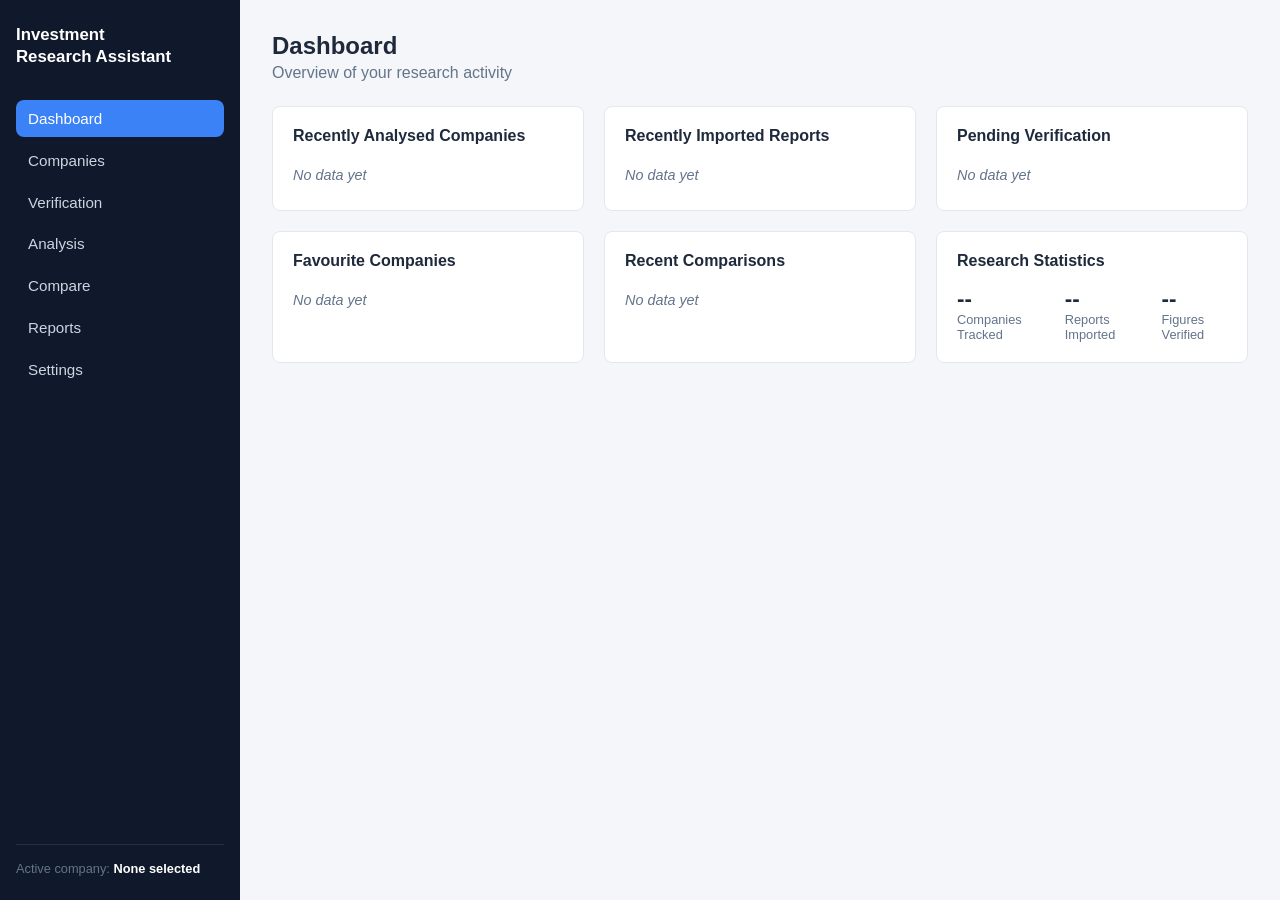
<file: index.html>
<!DOCTYPE html>
<html lang="en">
<head>
    <meta charset="UTF-8">
    <meta name="viewport" content="width=device-width, initial-scale=1.0">
    <title>Investment Research Assistant v1.0</title>
    <link rel="stylesheet" href="frontend/style.css">
</head>
<body>
    <div class="app-container">

        <!-- ============ SIDEBAR (never changes) ============ -->
        <aside class="sidebar">
            <div class="sidebar-header">
                <h1 class="sidebar-title">Investment<br>Research Assistant</h1>
            </div>
            <nav class="sidebar-nav">
                <button class="nav-item active" data-page="dashboard">Dashboard</button>
                <button class="nav-item" data-page="companies">Companies</button>
                <button class="nav-item" data-page="verification">Verification</button>
                <button class="nav-item" data-page="analysis">Analysis</button>
                <button class="nav-item" data-page="compare">Compare</button>
                <button class="nav-item" data-page="reports">Reports</button>
                <button class="nav-item" data-page="settings">Settings</button>
            </nav>
            <div class="sidebar-footer">
                <span class="active-company-label">Active company: <strong id="active-company-name">None selected</strong></span>
            </div>
        </aside>

        <!-- ============ MAIN CONTENT ============ -->
        <main class="main-content">

            <!-- ---------- DASHBOARD ---------- -->
            <section id="dashboard" class="page active">
                <header class="page-header">
                    <h2>Dashboard</h2>
                    <p class="page-subtitle">Overview of your research activity</p>
                </header>

                <div class="card-grid">
                    <div class="card">
                        <h3>Recently Analysed Companies</h3>
                        <ul class="card-list" id="dashboard-recent-companies">
                            <li class="placeholder-row">No data yet</li>
                        </ul>
                    </div>
                    <div class="card">
                        <h3>Recently Imported Reports</h3>
                        <ul class="card-list" id="dashboard-recent-reports">
                            <li class="placeholder-row">No data yet</li>
                        </ul>
                    </div>
                    <div class="card">
                        <h3>Pending Verification</h3>
                        <ul class="card-list" id="dashboard-pending-verification">
                            <li class="placeholder-row">No data yet</li>
                        </ul>
                    </div>
                    <div class="card">
                        <h3>Favourite Companies</h3>
                        <ul class="card-list" id="dashboard-favourites">
                            <li class="placeholder-row">No data yet</li>
                        </ul>
                    </div>
                    <div class="card">
                        <h3>Recent Comparisons</h3>
                        <ul class="card-list" id="dashboard-recent-comparisons">
                            <li class="placeholder-row">No data yet</li>
                        </ul>
                    </div>
                    <div class="card">
                        <h3>Research Statistics</h3>
                        <div class="stats-grid" id="dashboard-stats">
                            <div class="stat"><span class="stat-value">--</span><span class="stat-label">Companies Tracked</span></div>
                            <div class="stat"><span class="stat-value">--</span><span class="stat-label">Reports Imported</span></div>
                            <div class="stat"><span class="stat-value">--</span><span class="stat-label">Figures Verified</span></div>
                        </div>
                    </div>
                </div>
            </section>

            <!-- ---------- COMPANIES ---------- -->
            <section id="companies" class="page">
                <header class="page-header">
                    <h2>Companies</h2>
                    <p class="page-subtitle">Search, filter, and select a company to work with</p>
                </header>

                <div class="toolbar">
                    <input type="text" id="company-search-input" placeholder="Search companies...">
                    <select id="filter-industry">
                        <option value="">All Industries</option>
                    </select>
                    <select id="filter-country">
                        <option value="">All Countries</option>
                    </select>
                    <select id="filter-verified">
                        <option value="">All Statuses</option>
                        <option value="verified">Verified</option>
                        <option value="unverified">Unverified</option>
                    </select>
                </div>

                <div class="table-wrapper">
                    <table class="data-table" id="companies-table">
                        <thead>
                            <tr>
                                <th>Name</th>
                                <th>Company Number</th>
                                <th>Industry</th>
                                <th>Country</th>
                                <th>Status</th>
                                <th>Action</th>
                            </tr>
                        </thead>
                        <tbody id="companies-table-body">
                            <tr><td colspan="6" class="placeholder-row">No companies loaded yet</td></tr>
                        </tbody>
                    </table>
                </div>

                <div class="card">
                    <h3>Recently Viewed</h3>
                    <ul class="card-list" id="companies-recently-viewed">
                        <li class="placeholder-row">No data yet</li>
                    </ul>
                </div>
            </section>

            <!-- ---------- VERIFICATION ---------- -->
            <section id="verification" class="page">
                <header class="page-header">
                    <h2>Verification</h2>
                    <p class="page-subtitle">Review extracted data against the original source document</p>
                </header>

                <div class="toolbar">
                    <select id="verification-company-select">
                        <option value="">Select a company...</option>
                    </select>
                    <select id="verification-statement-filter">
                        <option value="">All Statements</option>
                        <option value="income_statement">Income Statement</option>
                        <option value="balance_sheet">Balance Sheet</option>
                        <option value="cash_flow">Cash Flow</option>
                    </select>
                </div>

                <div class="verification-layout">
                    <div class="document-panel card">
                        <h3>Source Document</h3>
                        <div class="document-viewer-placeholder" id="verification-document-viewer">
                            <p class="placeholder-row">Select a company to load its source document</p>
                        </div>
                    </div>

                    <div class="figures-panel card">
                        <h3>Extracted Figures</h3>
                        <div class="table-wrapper">
                            <table class="data-table" id="verification-table">
                                <thead>
                                    <tr>
                                        <th>Statement</th>
                                        <th>Line Item</th>
                                        <th>Year</th>
                                        <th>Extracted Value</th>
                                        <th>Corrected Value</th>
                                        <th>Status</th>
                                        <th>Actions</th>
                                    </tr>
                                </thead>
                                <tbody id="verification-table-body">
                                    <tr><td colspan="7" class="placeholder-row">No figures loaded yet</td></tr>
                                </tbody>
                            </table>
                        </div>
                        <button class="btn btn-secondary" id="add-missing-item-btn">+ Add Missing Line Item</button>
                    </div>
                </div>
            </section>

            <!-- ---------- ANALYSIS ---------- -->
            <section id="analysis" class="page">
                <header class="page-header">
                    <h2>Analysis</h2>
                    <p class="page-subtitle">Company financial analysis</p>
                </header>

                <div class="accordion" id="analysis-accordion">
                    <div class="accordion-item">
                        <button class="accordion-header" data-target="analysis-overview">Overview</button>
                        <div class="accordion-body" id="analysis-overview">
                            <p class="placeholder-row">Overview data will appear here once a company is selected.</p>
                        </div>
                    </div>
                    <div class="accordion-item">
                        <button class="accordion-header" data-target="analysis-income-statement">Income Statement</button>
                        <div class="accordion-body" id="analysis-income-statement">
                            <table class="data-table">
                                <thead><tr><th>Line Item</th><th colspan="3">Year (placeholder)</th></tr></thead>
                                <tbody><tr><td colspan="4" class="placeholder-row">Awaiting data from FastAPI</td></tr></tbody>
                            </table>
                        </div>
                    </div>
                    <div class="accordion-item">
                        <button class="accordion-header" data-target="analysis-balance-sheet">Balance Sheet</button>
                        <div class="accordion-body" id="analysis-balance-sheet">
                            <table class="data-table">
                                <thead><tr><th>Line Item</th><th colspan="3">Year (placeholder)</th></tr></thead>
                                <tbody><tr><td colspan="4" class="placeholder-row">Awaiting data from FastAPI</td></tr></tbody>
                            </table>
                        </div>
                    </div>
                    <div class="accordion-item">
                        <button class="accordion-header" data-target="analysis-cash-flow">Cash Flow Statement</button>
                        <div class="accordion-body" id="analysis-cash-flow">
                            <table class="data-table">
                                <thead><tr><th>Line Item</th><th colspan="3">Year (placeholder)</th></tr></thead>
                                <tbody><tr><td colspan="4" class="placeholder-row">Awaiting data from FastAPI</td></tr></tbody>
                            </table>
                        </div>
                    </div>
                    <div class="accordion-item">
                        <button class="accordion-header" data-target="analysis-ratios">Ratios</button>
                        <div class="accordion-body" id="analysis-ratios">
                            <p class="placeholder-row">Ratio analysis will appear here.</p>
                        </div>
                    </div>
                    <div class="accordion-item">
                        <button class="accordion-header" data-target="analysis-valuation">Valuation</button>
                        <div class="accordion-body" id="analysis-valuation">
                            <p class="placeholder-row">Valuation analysis will appear here.</p>
                        </div>
                    </div>
                    <div class="accordion-item">
                        <button class="accordion-header" data-target="analysis-notes">Notes</button>
                        <div class="accordion-body" id="analysis-notes">
                            <p class="placeholder-row">Analyst notes will appear here.</p>
                        </div>
                    </div>
                </div>
            </section>

            <!-- ---------- COMPARE ---------- -->
            <section id="compare" class="page">
                <header class="page-header">
                    <h2>Compare</h2>
                    <p class="page-subtitle">Select 2–10 companies to compare side by side</p>
                </header>

                <div class="toolbar">
                    <select id="compare-company-picker" multiple size="5">
                        <option disabled>Companies will be listed here</option>
                    </select>
                    <button class="btn btn-primary" id="run-comparison-btn">Compare Selected</button>
                </div>

                <div class="card-grid">
                    <div class="card">
                        <h3>Side-by-Side Financial Statements</h3>
                        <p class="placeholder-row">Comparison table will appear here</p>
                    </div>
                    <div class="card">
                        <h3>Ratio Comparison</h3>
                        <p class="placeholder-row">Ratio comparison will appear here</p>
                    </div>
                    <div class="card">
                        <h3>Growth Comparison</h3>
                        <p class="placeholder-row">Growth comparison will appear here</p>
                    </div>
                    <div class="card">
                        <h3>Valuation Comparison</h3>
                        <p class="placeholder-row">Valuation comparison will appear here</p>
                    </div>
                    <div class="card">
                        <h3>Charts</h3>
                        <p class="placeholder-row">Charts will appear here</p>
                    </div>
                    <div class="card">
                        <h3>Rankings</h3>
                        <p class="placeholder-row">Rankings will appear here</p>
                    </div>
                </div>
            </section>

            <!-- ---------- REPORTS ---------- -->
            <section id="reports" class="page">
                <header class="page-header">
                    <h2>Reports</h2>
                    <p class="page-subtitle">Generate investment reports</p>
                </header>

                <div class="toolbar">
                    <select id="reports-company-select">
                        <option value="">Select a company...</option>
                    </select>
                    <button class="btn btn-primary" id="generate-report-btn">Generate Report</button>
                </div>

                <div class="card-grid">
                    <div class="card"><h3>Financial Summary</h3><p class="placeholder-row">Not yet generated</p></div>
                    <div class="card"><h3>Ratio Analysis</h3><p class="placeholder-row">Not yet generated</p></div>
                    <div class="card"><h3>Investment Thesis</h3><p class="placeholder-row">Not yet generated</p></div>
                    <div class="card"><h3>Strengths</h3><p class="placeholder-row">Not yet generated</p></div>
                    <div class="card"><h3>Weaknesses</h3><p class="placeholder-row">Not yet generated</p></div>
                    <div class="card"><h3>Valuation</h3><p class="placeholder-row">Not yet generated</p></div>
                    <div class="card"><h3>Recommendation</h3><p class="placeholder-row">Not yet generated</p></div>
                </div>

                <div class="card">
                    <h3>Report History</h3>
                    <ul class="card-list" id="reports-history-list">
                        <li class="placeholder-row">No reports generated yet</li>
                    </ul>
                </div>
            </section>

            <!-- ---------- SETTINGS ---------- -->
            <section id="settings" class="page">
                <header class="page-header">
                    <h2>Settings</h2>
                    <p class="page-subtitle">Manage your account and preferences</p>
                </header>

                <div class="card-grid">
                    <div class="card">
                        <h3>Profile</h3>
                        <label>Username <input type="text" id="settings-username" placeholder="Username"></label>
                        <label>Email <input type="email" id="settings-email" placeholder="Email"></label>
                        <label>Password <input type="password" id="settings-password" placeholder="New password"></label>
                        <button class="btn btn-primary" id="settings-save-profile-btn">Save Profile</button>
                    </div>
                    <div class="card">
                        <h3>Theme</h3>
                        <label><input type="radio" name="theme" value="light" checked> Light</label>
                        <label><input type="radio" name="theme" value="dark"> Dark</label>
                    </div>
                    <div class="card">
                        <h3>Notifications</h3>
                        <label><input type="checkbox" id="notify-new-filings"> Notify on new filings</label>
                        <label><input type="checkbox" id="notify-verification-due"> Notify when verification is due</label>
                    </div>
                    <div class="card">
                        <h3>API Keys</h3>
                        <label>Companies House API Key <input type="password" id="settings-ch-api-key" placeholder="••••••••"></label>
                        <button class="btn btn-secondary" id="settings-save-keys-btn">Save Keys</button>
                    </div>
                    <div class="card card-danger">
                        <h3>Delete Account</h3>
                        <p>This action is permanent and cannot be undone.</p>
                        <button class="btn btn-danger" id="settings-delete-account-btn">Delete Account</button>
                    </div>
                </div>
            </section>

        </main>
    </div>

    <script src="frontend/app.js"></script>
</body>
</html>
</file>
<file: frontend/style.css>
/* ==========================================================================
   Investment Research Assistant v1.0 — Stylesheet
   Dark sidebar, light content area, card/table based professional layout.
   ========================================================================== */

:root {
    --sidebar-width: 240px;
    --color-sidebar-bg: #10192b;
    --color-sidebar-text: #cbd5e1;
    --color-sidebar-active: #3b82f6;
    --color-bg: #f4f6f9;
    --color-card-bg: #ffffff;
    --color-border: #e2e8f0;
    --color-text: #1e293b;
    --color-text-muted: #64748b;
    --color-danger: #dc2626;
    --radius: 8px;
    --transition: 0.15s ease-in-out;
}

* { box-sizing: border-box; }

body {
    margin: 0;
    font-family: "Segoe UI", Roboto, -apple-system, sans-serif;
    background: var(--color-bg);
    color: var(--color-text);
}

.app-container {
    display: flex;
    min-height: 100vh;
}

/* ---------------- Sidebar ---------------- */

.sidebar {
    width: var(--sidebar-width);
    background: var(--color-sidebar-bg);
    color: var(--color-sidebar-text);
    display: flex;
    flex-direction: column;
    padding: 1.5rem 1rem;
    flex-shrink: 0;
}

.sidebar-title {
    font-size: 1.05rem;
    line-height: 1.3;
    margin: 0 0 2rem 0;
    color: #fff;
}

.sidebar-nav {
    display: flex;
    flex-direction: column;
    gap: 0.25rem;
    flex: 1;
}

.nav-item {
    background: none;
    border: none;
    color: var(--color-sidebar-text);
    text-align: left;
    padding: 0.65rem 0.75rem;
    border-radius: var(--radius);
    cursor: pointer;
    font-size: 0.95rem;
    transition: background var(--transition), color var(--transition);
}

.nav-item:hover {
    background: rgba(255, 255, 255, 0.08);
    color: #fff;
}

.nav-item.active {
    background: var(--color-sidebar-active);
    color: #fff;
}

.sidebar-footer {
    font-size: 0.8rem;
    color: var(--color-text-muted);
    border-top: 1px solid rgba(255, 255, 255, 0.1);
    padding-top: 1rem;
}

.active-company-label strong {
    color: #fff;
}

/* ---------------- Main content ---------------- */

.main-content {
    flex: 1;
    padding: 2rem;
    overflow-y: auto;
}

.page { display: none; }
.page.active { display: block; animation: fadeIn 0.15s ease-in-out; }

@keyframes fadeIn {
    from { opacity: 0; }
    to { opacity: 1; }
}

.page-header { margin-bottom: 1.5rem; }
.page-header h2 { margin: 0 0 0.25rem 0; }
.page-subtitle { margin: 0; color: var(--color-text-muted); }

/* ---------------- Cards ---------------- */

.card-grid {
    display: grid;
    grid-template-columns: repeat(auto-fit, minmax(280px, 1fr));
    gap: 1.25rem;
}

.card {
    background: var(--color-card-bg);
    border: 1px solid var(--color-border);
    border-radius: var(--radius);
    padding: 1.25rem;
}

.card h3 {
    margin-top: 0;
    font-size: 1rem;
}

.card-danger {
    border-color: var(--color-danger);
}

.card-list {
    list-style: none;
    margin: 0;
    padding: 0;
}

.card-list li {
    padding: 0.4rem 0;
    border-bottom: 1px solid var(--color-border);
    font-size: 0.9rem;
}

.card-list li:last-child { border-bottom: none; }

.placeholder-row {
    color: var(--color-text-muted);
    font-style: italic;
    font-size: 0.9rem;
}

.stats-grid {
    display: flex;
    gap: 1.5rem;
}

.stat {
    display: flex;
    flex-direction: column;
}

.stat-value {
    font-size: 1.4rem;
    font-weight: 600;
}

.stat-label {
    font-size: 0.8rem;
    color: var(--color-text-muted);
}

/* ---------------- Toolbar ---------------- */

.toolbar {
    display: flex;
    gap: 0.75rem;
    margin-bottom: 1.25rem;
    flex-wrap: wrap;
}

.toolbar input, .toolbar select {
    padding: 0.5rem 0.75rem;
    border: 1px solid var(--color-border);
    border-radius: var(--radius);
    font-size: 0.9rem;
}

/* ---------------- Tables ---------------- */

.table-wrapper {
    overflow-x: auto;
    margin-bottom: 1rem;
}

.data-table {
    width: 100%;
    border-collapse: collapse;
    background: var(--color-card-bg);
    font-size: 0.9rem;
}

.data-table th, .data-table td {
    padding: 0.6rem 0.75rem;
    border-bottom: 1px solid var(--color-border);
    text-align: left;
}

.data-table th {
    background: #f8fafc;
    font-weight: 600;
    color: var(--color-text-muted);
}

/* ---------------- Buttons ---------------- */

.btn {
    padding: 0.5rem 1rem;
    border-radius: var(--radius);
    border: none;
    cursor: pointer;
    font-size: 0.9rem;
    transition: background var(--transition);
}

.btn-primary { background: var(--color-sidebar-active); color: #fff; }
.btn-primary:hover { background: #2563eb; }

.btn-secondary { background: #e2e8f0; color: var(--color-text); }
.btn-secondary:hover { background: #cbd5e1; }

.btn-danger { background: var(--color-danger); color: #fff; }
.btn-danger:hover { background: #b91c1c; }

/* ---------------- Verification page ---------------- */

.verification-layout {
    display: flex;
    gap: 1.5rem;
    align-items: flex-start;
}

.document-panel, .figures-panel { flex: 1; min-width: 0; }

.document-viewer-placeholder {
    height: 500px;
    display: flex;
    align-items: center;
    justify-content: center;
    background: #f8fafc;
    border: 1px dashed var(--color-border);
    border-radius: var(--radius);
}

.status-verified { color: #16a34a; font-weight: 600; }
.status-unverified { color: #b45309; font-weight: 600; }

/* ---------------- Accordion (Analysis page) ---------------- */

.accordion-item {
    border: 1px solid var(--color-border);
    border-radius: var(--radius);
    margin-bottom: 0.75rem;
    overflow: hidden;
}

.accordion-header {
    width: 100%;
    text-align: left;
    background: var(--color-card-bg);
    border: none;
    padding: 0.9rem 1rem;
    font-size: 0.95rem;
    font-weight: 600;
    cursor: pointer;
}

.accordion-header:hover { background: #f8fafc; }

.accordion-body {
    padding: 1rem;
    display: none;
    background: #fbfcfe;
}

.accordion-body.open { display: block; }

/* ---------------- Settings forms ---------------- */

.card label {
    display: block;
    font-size: 0.85rem;
    color: var(--color-text-muted);
    margin-bottom: 0.75rem;
}

.card input[type="text"],
.card input[type="email"],
.card input[type="password"] {
    display: block;
    width: 100%;
    margin-top: 0.25rem;
    padding: 0.5rem;
    border: 1px solid var(--color-border);
    border-radius: var(--radius);
}

/* ---------------- Responsive ---------------- */

@media (max-width: 900px) {
    .app-container { flex-direction: column; }
    .sidebar { width: 100%; flex-direction: row; overflow-x: auto; }
    .sidebar-nav { flex-direction: row; }
    .verification-layout { flex-direction: column; }
}


/* ---------------- Verification page: independent scrolling panels ---------------- */

.verification-layout {
    align-items: stretch;
    height: 650px;
}

.document-panel, .figures-panel {
    height: 100%;
    display: flex;
    flex-direction: column;
    overflow: hidden;
}

.document-viewer-placeholder,
.document-viewer-placeholder embed {
    flex: 1;
    min-height: 0;
}

.figures-panel .table-wrapper {
    flex: 1;
    overflow-y: auto;
    min-height: 0;
}

.correction-input {
    width: 90px;
}
</file>
